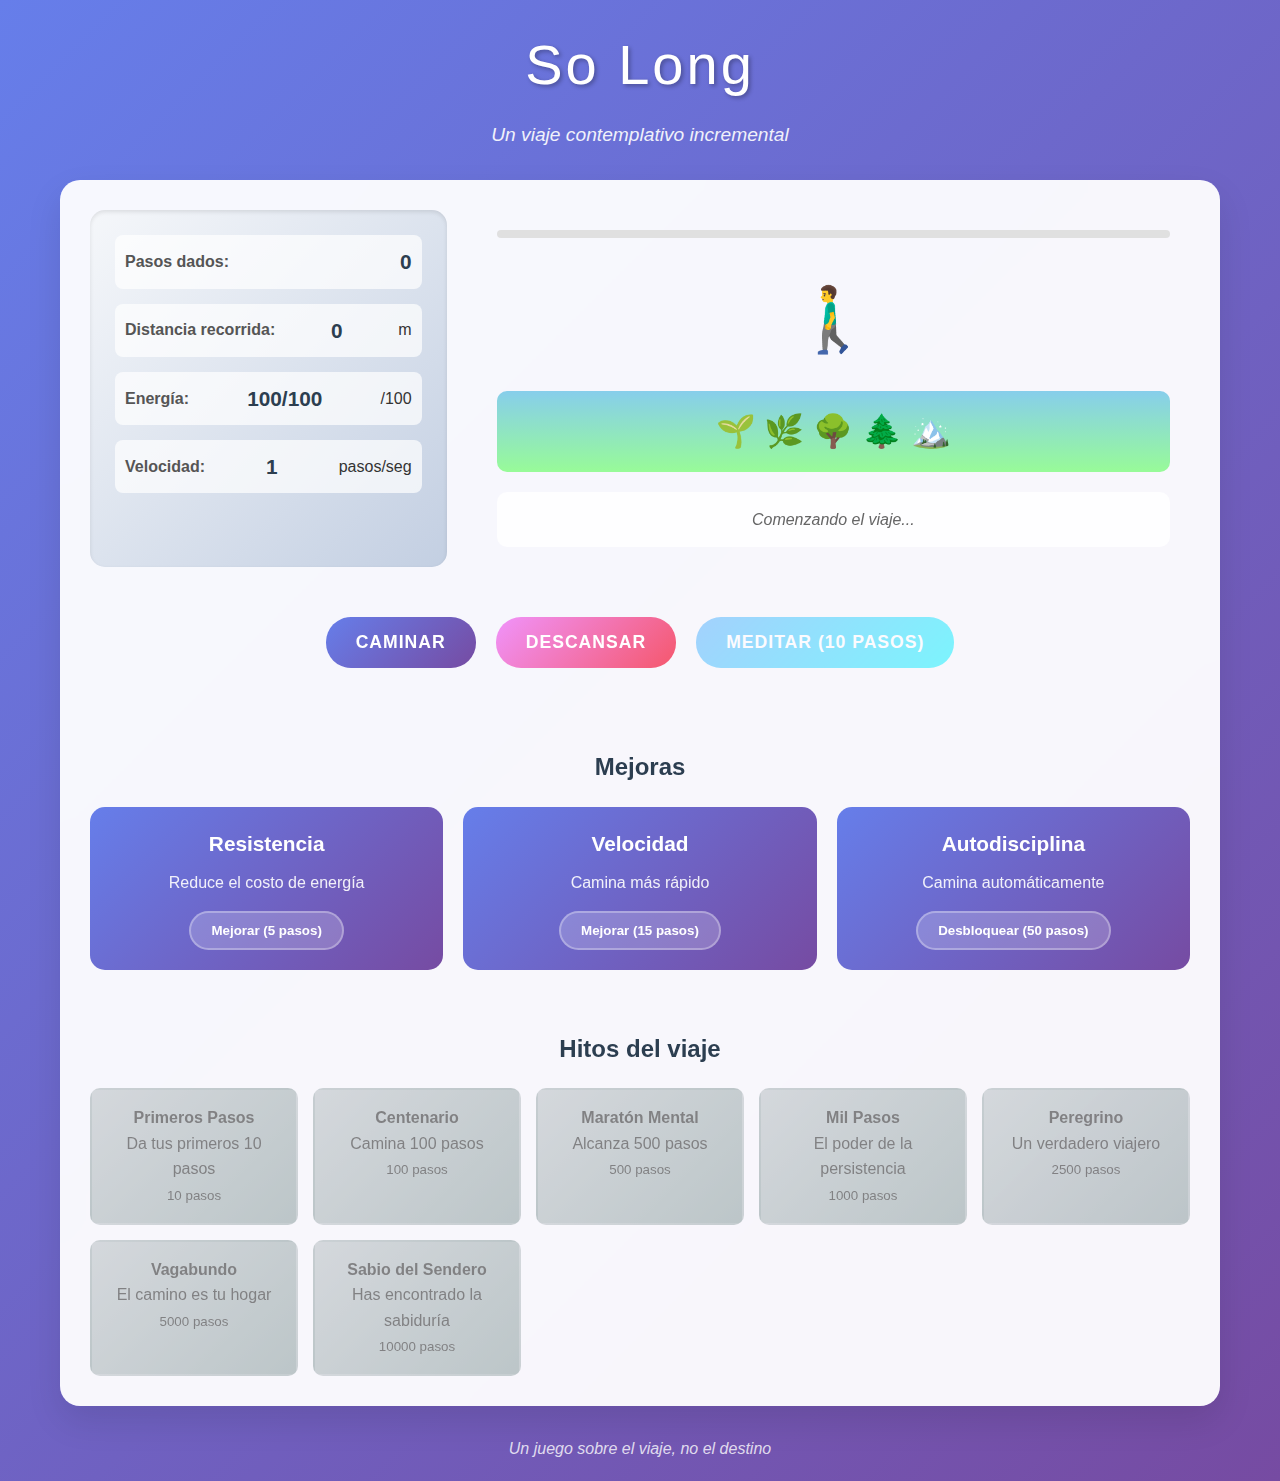
<file: index.html>
<!DOCTYPE html>
<html lang="es">
<head>
    <meta charset="UTF-8">
    <meta name="viewport" content="width=device-width, initial-scale=1.0">
    <title>So Long - Juego Incremental</title>
    <link rel="stylesheet" href="style.css">
</head>
<body>
    <div class="container">
        <header>
            <h1>So Long</h1>
            <p class="subtitle">Un viaje contemplativo incremental</p>
        </header>

        <main>
            <div class="game-area">
                <div class="stats-panel">
                    <div class="stat">
                        <span class="stat-label">Pasos dados:</span>
                        <span id="steps" class="stat-value">0</span>
                    </div>
                    <div class="stat">
                        <span class="stat-label">Distancia recorrida:</span>
                        <span id="distance" class="stat-value">0</span>m
                    </div>
                    <div class="stat">
                        <span class="stat-label">Energía:</span>
                        <span id="energy" class="stat-value">100</span>/100
                    </div>
                    <div class="stat">
                        <span class="stat-label">Velocidad:</span>
                        <span id="walkSpeed" class="stat-value">1</span> pasos/seg
                    </div>
                </div>

                <div class="journey-display">
                    <div class="progress-bar">
                        <div id="progress" class="progress-fill"></div>
                    </div>
                    <div class="traveler">🚶‍♂️</div>
                    <div class="landscape">
                        <div class="scenery">🌱 🌿 🌳 🌲 🏔️</div>
                    </div>
                    <div class="journey-text">
                        <p id="journeyDescription">Comenzando el viaje...</p>
                    </div>
                </div>

                <div class="actions">
                    <button id="walkBtn" class="action-btn primary">Caminar</button>
                    <button id="restBtn" class="action-btn secondary">Descansar</button>
                    <button id="meditateBtn" class="action-btn tertiary" disabled>Meditar (10 pasos)</button>
                </div>

                <div class="upgrades-panel">
                    <h3>Mejoras</h3>
                    <div class="upgrades-grid">
                        <div class="upgrade">
                            <h4>Resistencia</h4>
                            <p>Reduce el costo de energía</p>
                            <button id="upgradeStamina" class="upgrade-btn" data-cost="5">
                                Mejorar (5 pasos)
                            </button>
                        </div>
                        <div class="upgrade">
                            <h4>Velocidad</h4>
                            <p>Camina más rápido</p>
                            <button id="upgradeSpeed" class="upgrade-btn" data-cost="15">
                                Mejorar (15 pasos)
                            </button>
                        </div>
                        <div class="upgrade">
                            <h4>Autodisciplina</h4>
                            <p>Camina automáticamente</p>
                            <button id="upgradeAuto" class="upgrade-btn" data-cost="50">
                                Desbloquear (50 pasos)
                            </button>
                        </div>
                    </div>
                </div>

                <div class="milestones">
                    <h3>Hitos del viaje</h3>
                    <div id="milestonesList" class="milestones-list">
                        <!-- Milestones will be populated by JavaScript -->
                    </div>
                </div>
            </div>
        </main>

        <footer>
            <p>Un juego sobre el viaje, no el destino</p>
        </footer>
    </div>

    <script src="script.js"></script>
</body>
</html>
</file>
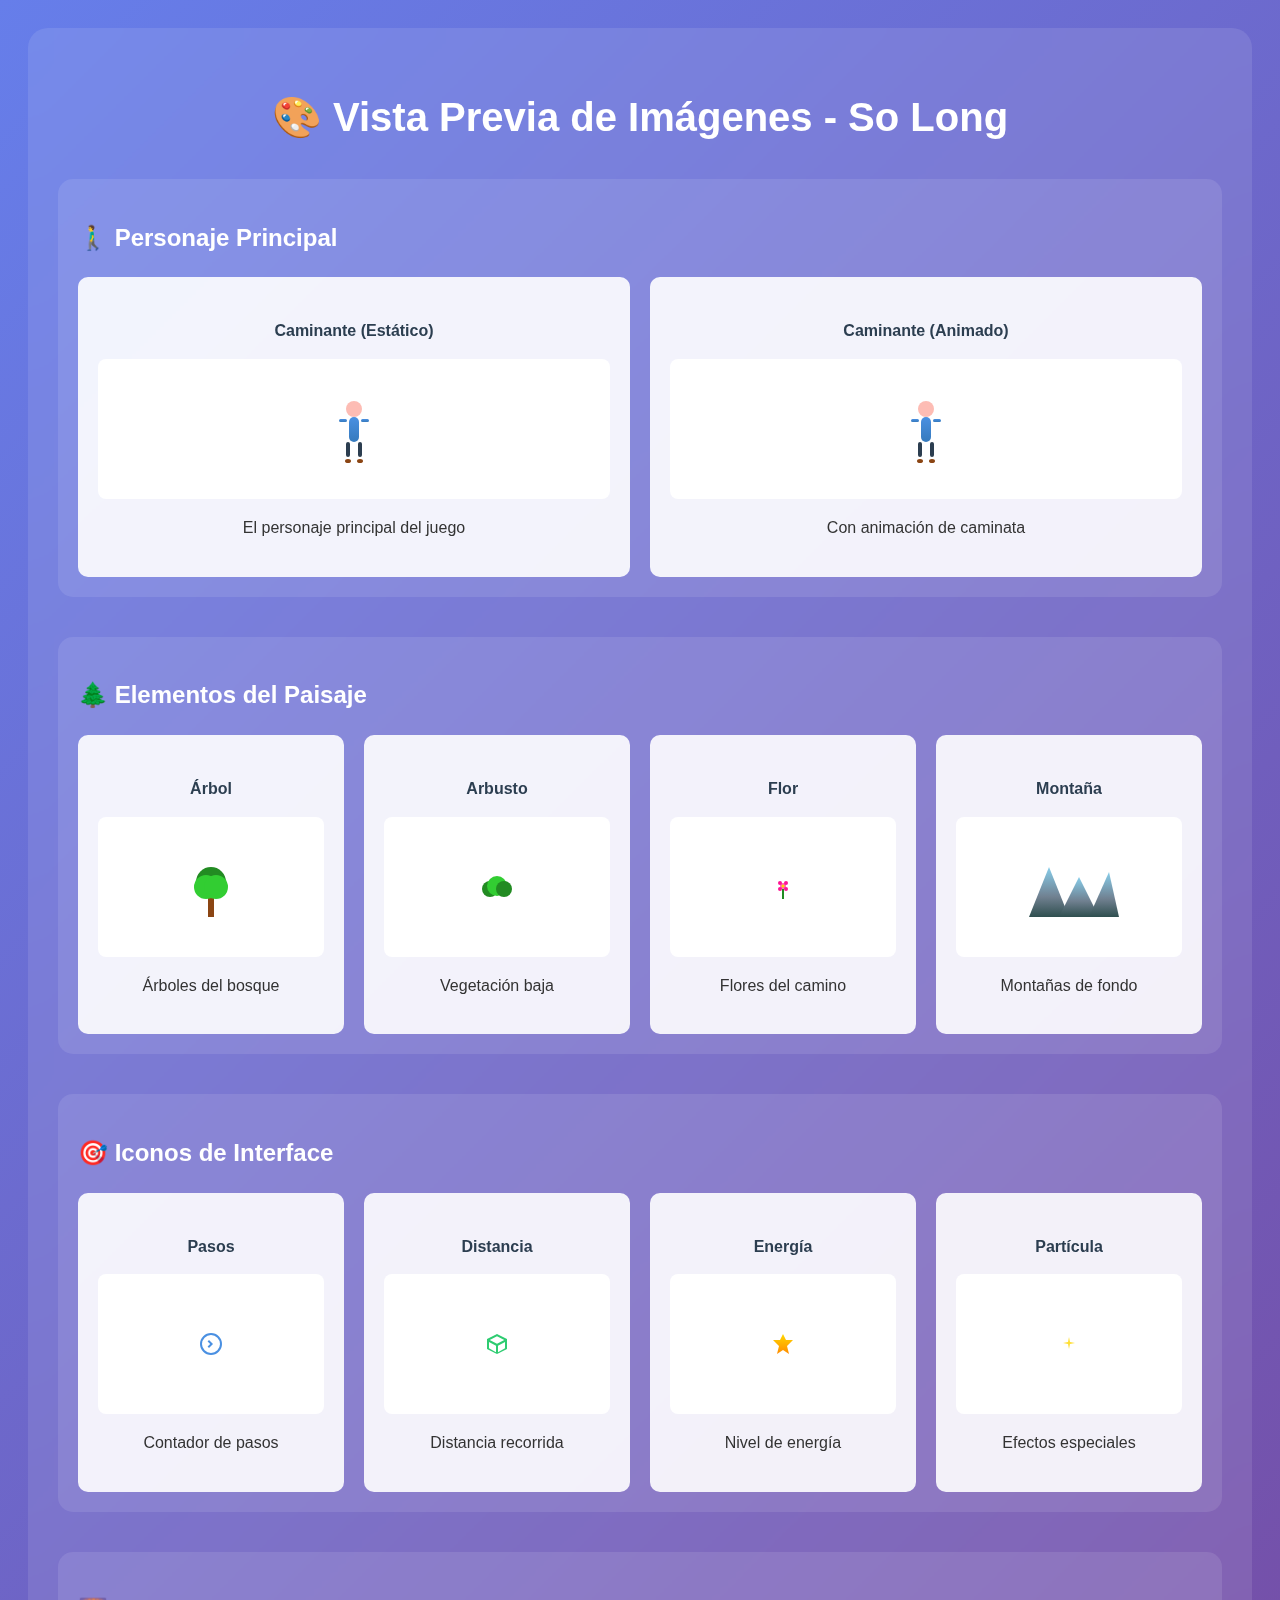
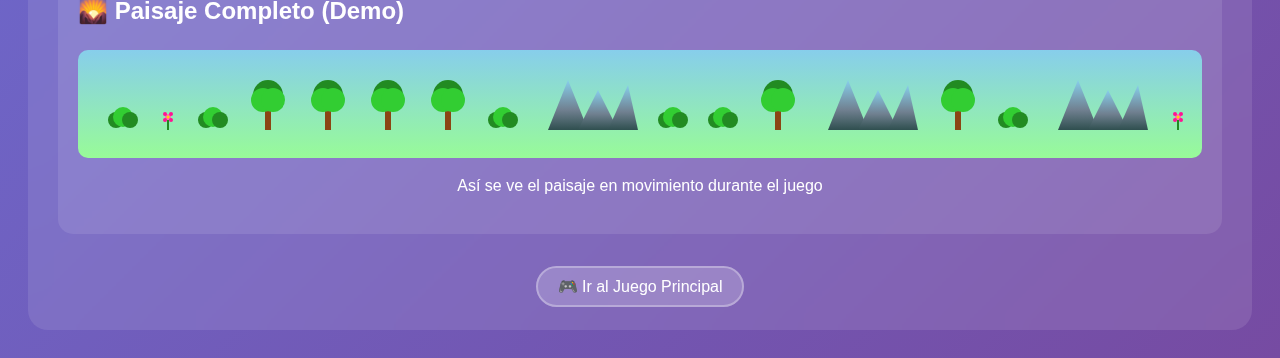
<file: preview.html>
<!DOCTYPE html>
<html lang="es">
<head>
    <meta charset="UTF-8">
    <meta name="viewport" content="width=device-width, initial-scale=1.0">
    <title>Vista Previa de Imágenes - So Long</title>
    <script src="images.js"></script>
    <style>
        body {
            font-family: Arial, sans-serif;
            background: linear-gradient(135deg, #667eea 0%, #764ba2 100%);
            color: white;
            padding: 20px;
            line-height: 1.6;
        }
        
        .container {
            max-width: 1200px;
            margin: 0 auto;
            background: rgba(255,255,255,0.1);
            padding: 30px;
            border-radius: 20px;
            backdrop-filter: blur(10px);
        }
        
        h1 {
            text-align: center;
            margin-bottom: 30px;
            font-size: 2.5em;
        }
        
        .image-section {
            margin-bottom: 40px;
            background: rgba(255,255,255,0.1);
            padding: 20px;
            border-radius: 15px;
        }
        
        .image-grid {
            display: grid;
            grid-template-columns: repeat(auto-fit, minmax(150px, 1fr));
            gap: 20px;
            margin-top: 20px;
        }
        
        .image-item {
            background: rgba(255,255,255,0.9);
            padding: 20px;
            border-radius: 10px;
            text-align: center;
            color: #333;
        }
        
        .image-item h4 {
            margin-bottom: 15px;
            color: #2c3e50;
        }
        
        .image-display {
            background: white;
            padding: 20px;
            border-radius: 8px;
            margin-bottom: 10px;
            min-height: 100px;
            display: flex;
            align-items: center;
            justify-content: center;
        }
        
        .animated-walker {
            animation: walkCycle 1.5s ease-in-out infinite;
        }
        
        @keyframes walkCycle {
            0% { transform: translateY(0px) rotate(0deg); }
            25% { transform: translateY(-3px) rotate(1deg); }
            50% { transform: translateY(0px) rotate(0deg); }
            75% { transform: translateY(-3px) rotate(-1deg); }
            100% { transform: translateY(0px) rotate(0deg); }
        }
        
        .scenery-demo {
            background: linear-gradient(to bottom, #87CEEB 0%, #98FB98 100%);
            padding: 20px;
            border-radius: 10px;
            overflow: hidden;
            white-space: nowrap;
        }
        
        .scenery-item {
            display: inline-block;
            margin: 0 10px;
            animation: sceneryFloat 3s ease-in-out infinite;
        }
        
        @keyframes sceneryFloat {
            0%, 100% { transform: translateY(0px); }
            50% { transform: translateY(-5px); }
        }
        
        .back-link {
            text-align: center;
            margin-top: 30px;
        }
        
        .back-link a {
            color: white;
            text-decoration: none;
            background: rgba(255,255,255,0.2);
            padding: 10px 20px;
            border-radius: 25px;
            border: 2px solid rgba(255,255,255,0.3);
            transition: all 0.3s ease;
        }
        
        .back-link a:hover {
            background: rgba(255,255,255,0.3);
            border-color: rgba(255,255,255,0.5);
        }
    </style>
</head>
<body>
    <div class="container">
        <h1>🎨 Vista Previa de Imágenes - So Long</h1>
        
        <div class="image-section">
            <h2>🚶‍♂️ Personaje Principal</h2>
            <div class="image-grid">
                <div class="image-item">
                    <h4>Caminante (Estático)</h4>
                    <div class="image-display" id="walker-static"></div>
                    <p>El personaje principal del juego</p>
                </div>
                <div class="image-item">
                    <h4>Caminante (Animado)</h4>
                    <div class="image-display" id="walker-animated"></div>
                    <p>Con animación de caminata</p>
                </div>
            </div>
        </div>

        <div class="image-section">
            <h2>🌲 Elementos del Paisaje</h2>
            <div class="image-grid">
                <div class="image-item">
                    <h4>Árbol</h4>
                    <div class="image-display" id="tree"></div>
                    <p>Árboles del bosque</p>
                </div>
                <div class="image-item">
                    <h4>Arbusto</h4>
                    <div class="image-display" id="bush"></div>
                    <p>Vegetación baja</p>
                </div>
                <div class="image-item">
                    <h4>Flor</h4>
                    <div class="image-display" id="flower"></div>
                    <p>Flores del camino</p>
                </div>
                <div class="image-item">
                    <h4>Montaña</h4>
                    <div class="image-display" id="mountain"></div>
                    <p>Montañas de fondo</p>
                </div>
            </div>
        </div>

        <div class="image-section">
            <h2>🎯 Iconos de Interface</h2>
            <div class="image-grid">
                <div class="image-item">
                    <h4>Pasos</h4>
                    <div class="image-display" id="steps-icon"></div>
                    <p>Contador de pasos</p>
                </div>
                <div class="image-item">
                    <h4>Distancia</h4>
                    <div class="image-display" id="distance-icon"></div>
                    <p>Distancia recorrida</p>
                </div>
                <div class="image-item">
                    <h4>Energía</h4>
                    <div class="image-display" id="energy-icon"></div>
                    <p>Nivel de energía</p>
                </div>
                <div class="image-item">
                    <h4>Partícula</h4>
                    <div class="image-display" id="sparkle"></div>
                    <p>Efectos especiales</p>
                </div>
            </div>
        </div>

        <div class="image-section">
            <h2>🌄 Paisaje Completo (Demo)</h2>
            <div class="scenery-demo" id="scenery-demo">
                <!-- El paisaje se generará aquí -->
            </div>
            <p style="text-align: center; margin-top: 15px;">
                Así se ve el paisaje en movimiento durante el juego
            </p>
        </div>

        <div class="back-link">
            <a href="index.html">🎮 Ir al Juego Principal</a>
        </div>
    </div>

    <script>
        // Wait for the page to load, then populate the images
        window.addEventListener('load', function() {
            // Character images
            document.getElementById('walker-static').innerHTML = gameImages.walker;
            document.getElementById('walker-animated').innerHTML = gameImages.walker;
            document.getElementById('walker-animated').querySelector('svg').classList.add('animated-walker');

            // Landscape elements
            document.getElementById('tree').innerHTML = gameImages.tree;
            document.getElementById('bush').innerHTML = gameImages.bush;
            document.getElementById('flower').innerHTML = gameImages.flower;
            document.getElementById('mountain').innerHTML = gameImages.mountain;

            // UI Icons
            document.getElementById('steps-icon').innerHTML = gameImages.stepsIcon;
            document.getElementById('distance-icon').innerHTML = gameImages.distanceIcon;
            document.getElementById('energy-icon').innerHTML = gameImages.energyIcon;
            document.getElementById('sparkle').innerHTML = gameImages.sparkle;

            // Create scenery demo
            document.getElementById('scenery-demo').innerHTML = createScenery();
        });
    </script>
</body>
</html>
</file>
<file: style.css>
* {
    margin: 0;
    padding: 0;
    box-sizing: border-box;
}

body {
    font-family: 'Segoe UI', Tahoma, Geneva, Verdana, sans-serif;
    background: linear-gradient(135deg, #667eea 0%, #764ba2 100%);
    min-height: 100vh;
    color: #333;
    line-height: 1.6;
}

.container {
    max-width: 1200px;
    margin: 0 auto;
    padding: 20px;
}

header {
    text-align: center;
    margin-bottom: 30px;
    color: white;
}

header h1 {
    font-size: 3.5em;
    font-weight: 300;
    letter-spacing: 3px;
    text-shadow: 2px 2px 4px rgba(0,0,0,0.3);
    margin-bottom: 10px;
}

.subtitle {
    font-size: 1.2em;
    opacity: 0.9;
    font-style: italic;
}

.game-area {
    background: rgba(255, 255, 255, 0.95);
    backdrop-filter: blur(10px);
    border-radius: 20px;
    padding: 30px;
    box-shadow: 0 15px 35px rgba(0,0,0,0.1);
    display: grid;
    grid-template-columns: 1fr 2fr;
    grid-gap: 30px;
    margin-bottom: 20px;
}

.stats-panel {
    background: linear-gradient(135deg, #f5f7fa 0%, #c3cfe2 100%);
    padding: 25px;
    border-radius: 15px;
    box-shadow: inset 0 2px 4px rgba(0,0,0,0.1);
}

.stat {
    display: flex;
    justify-content: space-between;
    align-items: center;
    margin-bottom: 15px;
    padding: 10px;
    background: rgba(255,255,255,0.7);
    border-radius: 8px;
    transition: all 0.3s ease;
}

.stat:hover {
    transform: translateY(-2px);
    box-shadow: 0 4px 8px rgba(0,0,0,0.1);
}

.stat-label {
    font-weight: 600;
    color: #555;
}

.stat-value {
    font-size: 1.3em;
    font-weight: bold;
    color: #2c3e50;
}

.journey-display {
    text-align: center;
    padding: 20px;
}

.progress-bar {
    width: 100%;
    height: 8px;
    background: #e0e0e0;
    border-radius: 4px;
    margin-bottom: 30px;
    overflow: hidden;
}

.progress-fill {
    height: 100%;
    background: linear-gradient(90deg, #4CAF50, #81C784);
    width: 0%;
    transition: width 0.5s ease;
    border-radius: 4px;
}

.traveler {
    font-size: 4em;
    margin: 20px 0;
    animation: walk 2s ease-in-out infinite;
}

@keyframes walk {
    0%, 100% { transform: translateY(0px); }
    50% { transform: translateY(-10px); }
}

.landscape {
    margin: 20px 0;
    padding: 15px;
    background: linear-gradient(to bottom, #87CEEB 0%, #98FB98 100%);
    border-radius: 10px;
    overflow: hidden;
}

.scenery {
    font-size: 2em;
    animation: sceneryMove 10s linear infinite;
    white-space: nowrap;
}

@keyframes sceneryMove {
    0% { transform: translateX(100%); }
    100% { transform: translateX(-100%); }
}

.journey-text {
    margin-top: 20px;
    padding: 15px;
    background: rgba(255,255,255,0.8);
    border-radius: 10px;
    font-style: italic;
    color: #666;
}

.actions {
    grid-column: 1 / -1;
    display: flex;
    justify-content: center;
    gap: 20px;
    margin: 20px 0;
}

.action-btn {
    padding: 15px 30px;
    border: none;
    border-radius: 25px;
    font-size: 1.1em;
    font-weight: 600;
    cursor: pointer;
    transition: all 0.3s ease;
    text-transform: uppercase;
    letter-spacing: 1px;
}

.action-btn:hover:not(:disabled) {
    transform: translateY(-3px);
    box-shadow: 0 6px 20px rgba(0,0,0,0.2);
}

.action-btn:disabled {
    opacity: 0.5;
    cursor: not-allowed;
}

.primary {
    background: linear-gradient(135deg, #667eea 0%, #764ba2 100%);
    color: white;
}

.secondary {
    background: linear-gradient(135deg, #f093fb 0%, #f5576c 100%);
    color: white;
}

.tertiary {
    background: linear-gradient(135deg, #4facfe 0%, #00f2fe 100%);
    color: white;
}

.upgrades-panel {
    grid-column: 1 / -1;
    margin-top: 30px;
}

.upgrades-panel h3 {
    text-align: center;
    margin-bottom: 20px;
    color: #2c3e50;
    font-size: 1.5em;
}

.upgrades-grid {
    display: grid;
    grid-template-columns: repeat(auto-fit, minmax(250px, 1fr));
    gap: 20px;
}

.upgrade {
    background: linear-gradient(135deg, #667eea 0%, #764ba2 100%);
    color: white;
    padding: 20px;
    border-radius: 15px;
    text-align: center;
    transition: all 0.3s ease;
}

.upgrade:hover {
    transform: translateY(-5px);
    box-shadow: 0 10px 25px rgba(0,0,0,0.2);
}

.upgrade h4 {
    margin-bottom: 10px;
    font-size: 1.3em;
}

.upgrade p {
    margin-bottom: 15px;
    opacity: 0.9;
}

.upgrade-btn {
    background: rgba(255,255,255,0.2);
    color: white;
    border: 2px solid rgba(255,255,255,0.3);
    padding: 10px 20px;
    border-radius: 20px;
    cursor: pointer;
    transition: all 0.3s ease;
    font-weight: 600;
}

.upgrade-btn:hover:not(:disabled) {
    background: rgba(255,255,255,0.3);
    border-color: rgba(255,255,255,0.5);
}

.upgrade-btn:disabled {
    opacity: 0.5;
    cursor: not-allowed;
}

.milestones {
    grid-column: 1 / -1;
    margin-top: 30px;
}

.milestones h3 {
    text-align: center;
    margin-bottom: 20px;
    color: #2c3e50;
    font-size: 1.5em;
}

.milestones-list {
    display: grid;
    grid-template-columns: repeat(auto-fill, minmax(200px, 1fr));
    gap: 15px;
}

.milestone {
    background: linear-gradient(135deg, #84fab0 0%, #8fd3f4 100%);
    padding: 15px;
    border-radius: 10px;
    text-align: center;
    border: 2px solid transparent;
    transition: all 0.3s ease;
}

.milestone.completed {
    border-color: #4CAF50;
    box-shadow: 0 4px 15px rgba(76, 175, 80, 0.3);
}

.milestone.locked {
    opacity: 0.6;
    background: linear-gradient(135deg, #bdc3c7 0%, #95a5a6 100%);
}

footer {
    text-align: center;
    color: rgba(255,255,255,0.8);
    font-style: italic;
    margin-top: 30px;
}

/* Responsive design */
@media (max-width: 768px) {
    .game-area {
        grid-template-columns: 1fr;
        padding: 20px;
    }
    
    header h1 {
        font-size: 2.5em;
    }
    
    .actions {
        flex-direction: column;
        align-items: center;
    }
    
    .action-btn {
        width: 200px;
    }
}
</file>
